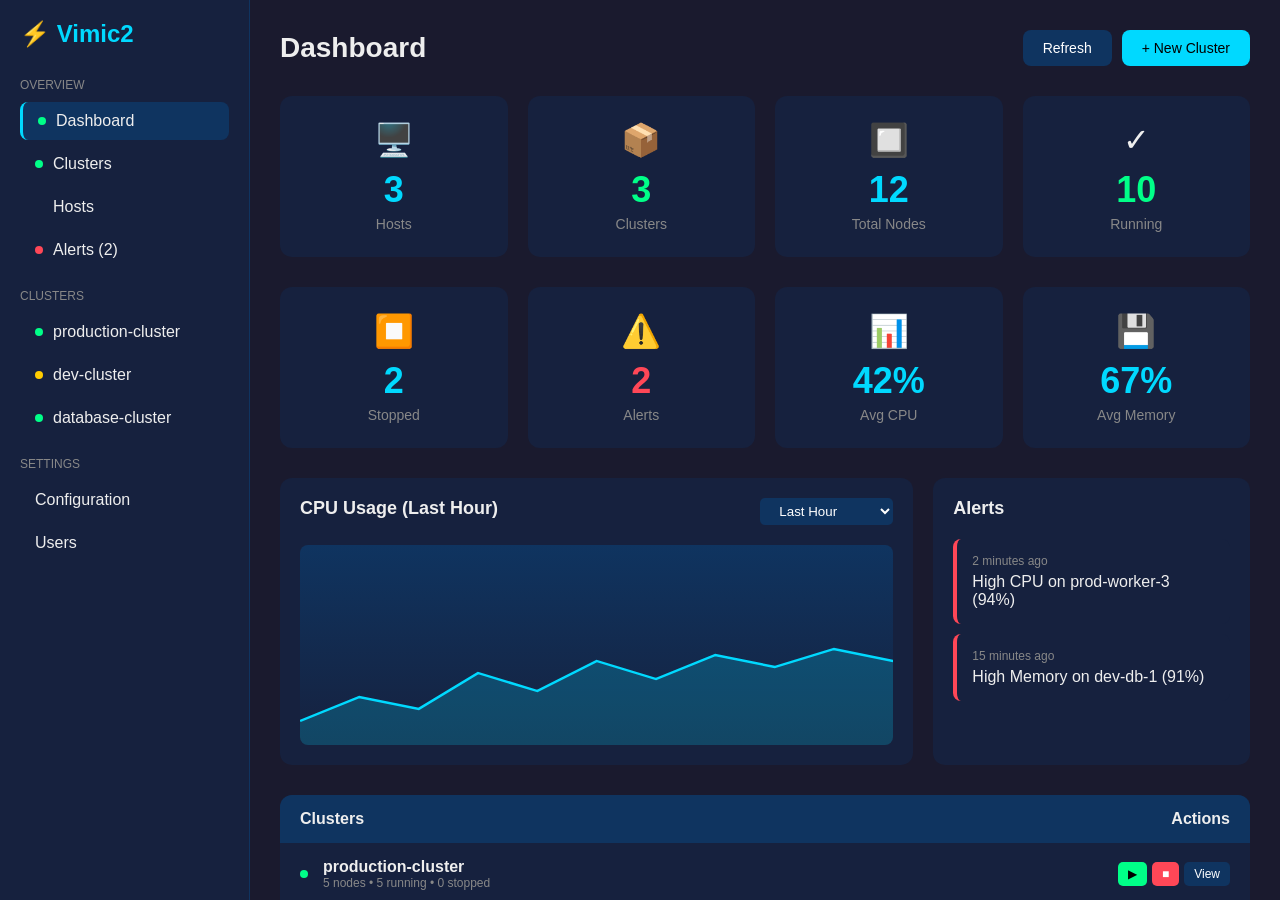
<file: docs/dashboard-mockup.html>
<!DOCTYPE html>
<html>
<head>
    <title>Vimic2 - Cluster Management Dashboard</title>
    <style>
        * { margin: 0; padding: 0; box-sizing: border-box; }
        body { font-family: -apple-system, BlinkMacSystemFont, 'Segoe UI', Roboto, sans-serif; background: #1a1a2e; color: #eee; min-height: 100vh; }
        .container { display: flex; height: 100vh; }
        
        /* Sidebar */
        .sidebar { width: 250px; background: #16213e; padding: 20px; border-right: 1px solid #0f3460; }
        .logo { font-size: 24px; font-weight: bold; color: #00d9ff; margin-bottom: 30px; }
        .section-title { font-size: 12px; color: #888; text-transform: uppercase; margin: 20px 0 10px; }
        .nav-item { padding: 10px 15px; margin: 5px 0; border-radius: 8px; cursor: pointer; display: flex; align-items: center; gap: 10px; }
        .nav-item:hover { background: #0f3460; }
        .nav-item.active { background: #0f3460; border-left: 3px solid #00d9ff; }
        .status-dot { width: 8px; height: 8px; border-radius: 50%; }
        .dot-green { background: #00ff88; }
        .dot-yellow { background: #ffcc00; }
        .dot-red { background: #ff4757; }
        
        /* Main Content */
        .main { flex: 1; padding: 30px; overflow-y: auto; }
        .header { display: flex; justify-content: space-between; align-items: center; margin-bottom: 30px; }
        .header h1 { font-size: 28px; }
        .header-actions { display: flex; gap: 10px; }
        .btn { padding: 10px 20px; border: none; border-radius: 8px; cursor: pointer; font-size: 14px; }
        .btn-primary { background: #00d9ff; color: #000; }
        .btn-secondary { background: #0f3460; color: #fff; }
        
        /* Stats Grid */
        .stats-grid { display: grid; grid-template-columns: repeat(4, 1fr); gap: 20px; margin-bottom: 30px; }
        .stat-card { background: #16213e; padding: 25px; border-radius: 12px; text-align: center; }
        .stat-card .icon { font-size: 32px; margin-bottom: 10px; }
        .stat-card .value { font-size: 36px; font-weight: bold; color: #00d9ff; }
        .stat-card .label { color: #888; font-size: 14px; margin-top: 5px; }
        .stat-card.green .value { color: #00ff88; }
        .stat-card.red .value { color: #ff4757; }
        .stat-card.yellow .value { color: #ffcc00; }
        
        /* Charts Section */
        .charts-grid { display: grid; grid-template-columns: 2fr 1fr; gap: 20px; margin-bottom: 30px; }
        .chart-card { background: #16213e; padding: 20px; border-radius: 12px; }
        .chart-header { display: flex; justify-content: space-between; margin-bottom: 20px; }
        .chart-title { font-size: 18px; font-weight: bold; }
        .time-filter { background: #0f3460; border: none; color: #fff; padding: 5px 15px; border-radius: 5px; }
        
        /* Chart placeholder */
        .chart-area { height: 200px; position: relative; background: linear-gradient(180deg, #0f3460 0%, transparent 100%); border-radius: 8px; overflow: hidden; }
        .chart-line { position: absolute; bottom: 0; left: 0; right: 0; height: 60%; }
        .chart-line svg { width: 100%; height: 100%; }
        
        /* Cluster List */
        .cluster-list { background: #16213e; border-radius: 12px; overflow: hidden; }
        .cluster-header { padding: 15px 20px; background: #0f3460; font-weight: bold; display: flex; justify-content: space-between; }
        .cluster-row { padding: 15px 20px; border-bottom: 1px solid #0f3460; display: flex; justify-content: space-between; align-items: center; }
        .cluster-row:last-child { border-bottom: none; }
        .cluster-info { display: flex; align-items: center; gap: 15px; }
        .cluster-name { font-weight: bold; }
        .cluster-meta { font-size: 12px; color: #888; }
        .cluster-actions { display: flex; gap: 5px; }
        .mini-btn { padding: 5px 10px; border: none; border-radius: 5px; cursor: pointer; font-size: 12px; }
        .mini-btn-start { background: #00ff88; color: #000; }
        .mini-btn-stop { background: #ff4757; color: #fff; }
        .mini-btn-view { background: #0f3460; color: #fff; }
        
        /* Alerts */
        .alerts-container { margin-top: 20px; }
        .alert-item { background: #16213e; padding: 15px; border-radius: 8px; margin: 10px 0; border-left: 4px solid #ff4757; }
        .alert-time { font-size: 12px; color: #888; }
        .alert-message { margin-top: 5px; }
        
        /* CPU Mini Chart */
        .mini-chart { width: 100px; height: 40px; background: #0f3460; border-radius: 5px; position: relative; overflow: hidden; }
        .mini-chart-fill { position: absolute; bottom: 0; left: 0; background: #00d9ff; width: 100%; }
        
        /* Design Note */
        .design-note { background: #00d9ff; color: #000; padding: 20px; border-radius: 12px; margin-top: 30px; text-align: center; }
        .design-note h2 { margin-bottom: 10px; }
    </style>
</head>
<body>
    <div class="container">
        <!-- Sidebar -->
        <div class="sidebar">
            <div class="logo">⚡ Vimic2</div>
            
            <div class="section-title">Overview</div>
            <div class="nav-item active">
                <span class="status-dot dot-green"></span>
                Dashboard
            </div>
            <div class="nav-item">
                <span class="status-dot dot-green"></span>
                Clusters
            </div>
            <div class="nav-item">
                <span class="status-dot"></span>
                Hosts
            </div>
            <div class="nav-item">
                <span class="status-dot dot-red"></span>
                Alerts (2)
            </div>
            
            <div class="section-title">Clusters</div>
            <div class="nav-item">
                <span class="status-dot dot-green"></span>
                production-cluster
            </div>
            <div class="nav-item">
                <span class="status-dot dot-yellow"></span>
                dev-cluster
            </div>
            <div class="nav-item">
                <span class="status-dot dot-green"></span>
                database-cluster
            </div>
            
            <div class="section-title">Settings</div>
            <div class="nav-item">Configuration</div>
            <div class="nav-item">Users</div>
        </div>
        
        <!-- Main Content -->
        <div class="main">
            <div class="header">
                <h1>Dashboard</h1>
                <div class="header-actions">
                    <button class="btn btn-secondary">Refresh</button>
                    <button class="btn btn-primary">+ New Cluster</button>
                </div>
            </div>
            
            <!-- Stats -->
            <div class="stats-grid">
                <div class="stat-card">
                    <div class="icon">🖥️</div>
                    <div class="value">3</div>
                    <div class="label">Hosts</div>
                </div>
                <div class="stat-card green">
                    <div class="icon">📦</div>
                    <div class="value">3</div>
                    <div class="label">Clusters</div>
                </div>
                <div class="stat-card">
                    <div class="icon">🔲</div>
                    <div class="value">12</div>
                    <div class="label">Total Nodes</div>
                </div>
                <div class="stat-card green">
                    <div class="icon">✓</div>
                    <div class="value">10</div>
                    <div class="label">Running</div>
                </div>
            </div>
            
            <div class="stats-grid">
                <div class="stat-card">
                    <div class="icon">⏹️</div>
                    <div class="value">2</div>
                    <div class="label">Stopped</div>
                </div>
                <div class="stat-card red">
                    <div class="icon">⚠️</div>
                    <div class="value">2</div>
                    <div class="label">Alerts</div>
                </div>
                <div class="stat-card">
                    <div class="icon">📊</div>
                    <div class="value">42%</div>
                    <div class="label">Avg CPU</div>
                </div>
                <div class="stat-card">
                    <div class="icon">💾</div>
                    <div class="value">67%</div>
                    <div class="label">Avg Memory</div>
                </div>
            </div>
            
            <!-- Charts -->
            <div class="charts-grid">
                <div class="chart-card">
                    <div class="chart-header">
                        <span class="chart-title">CPU Usage (Last Hour)</span>
                        <select class="time-filter">
                            <option>Last Hour</option>
                            <option>Last 24 Hours</option>
                            <option>Last 7 Days</option>
                        </select>
                    </div>
                    <div class="chart-area">
                        <div class="chart-line">
                            <svg viewBox="0 0 400 100" preserveAspectRatio="none">
                                <polyline fill="none" stroke="#00d9ff" stroke-width="2" points="
                                    0,80 40,60 80,70 120,40 160,55 200,30 240,45 280,25 320,35 360,20 400,30
                                "/>
                                <polygon fill="rgba(0,217,255,0.2)" points="
                                    0,100 0,80 40,60 80,70 120,40 160,55 200,30 240,45 280,25 320,35 360,20 400,30 400,100
                                "/>
                            </svg>
                        </div>
                    </div>
                </div>
                
                <div class="chart-card">
                    <div class="chart-header">
                        <span class="chart-title">Alerts</span>
                    </div>
                    <div class="alerts-container">
                        <div class="alert-item">
                            <div class="alert-time">2 minutes ago</div>
                            <div class="alert-message">High CPU on prod-worker-3 (94%)</div>
                        </div>
                        <div class="alert-item">
                            <div class="alert-time">15 minutes ago</div>
                            <div class="alert-message">High Memory on dev-db-1 (91%)</div>
                        </div>
                    </div>
                </div>
            </div>
            
            <!-- Cluster List -->
            <div class="cluster-list">
                <div class="cluster-header">
                    <span>Clusters</span>
                    <span>Actions</span>
                </div>
                <div class="cluster-row">
                    <div class="cluster-info">
                        <span class="status-dot dot-green"></span>
                        <div>
                            <div class="cluster-name">production-cluster</div>
                            <div class="cluster-meta">5 nodes • 5 running • 0 stopped</div>
                        </div>
                    </div>
                    <div class="cluster-actions">
                        <button class="mini-btn mini-btn-start">▶</button>
                        <button class="mini-btn mini-btn-stop">■</button>
                        <button class="mini-btn mini-btn-view">View</button>
                    </div>
                </div>
                <div class="cluster-row">
                    <div class="cluster-info">
                        <span class="status-dot dot-yellow"></span>
                        <div>
                            <div class="cluster-name">dev-cluster</div>
                            <div class="cluster-meta">3 nodes • 2 running • 1 stopped</div>
                        </div>
                    </div>
                    <div class="cluster-actions">
                        <button class="mini-btn mini-btn-start">▶</button>
                        <button class="mini-btn mini-btn-stop">■</button>
                        <button class="mini-btn mini-btn-view">View</button>
                    </div>
                </div>
                <div class="cluster-row">
                    <div class="cluster-info">
                        <span class="status-dot dot-green"></span>
                        <div>
                            <div class="cluster-name">database-cluster</div>
                            <div class="cluster-meta">4 nodes • 3 running • 1 stopped</div>
                        </div>
                    </div>
                    <div class="cluster-actions">
                        <button class="mini-btn mini-btn-start">▶</button>
                        <button class="mini-btn mini-btn-stop">■</button>
                        <button class="mini-btn mini-btn-view">View</button>
                    </div>
                </div>
            </div>
            
            <!-- Design Note -->
            <div class="design-note">
                <h2>🎨 Vimic2 Dashboard Mockup</h2>
                <p>Cross-platform cluster management built with Go + Fyne</p>
                <p style="margin-top:10px;font-size:14px;">Real-time metrics • Multi-host support • Auto-scaling • Alerting</p>
            </div>
        </div>
    </div>
</body>
</html>
</file>
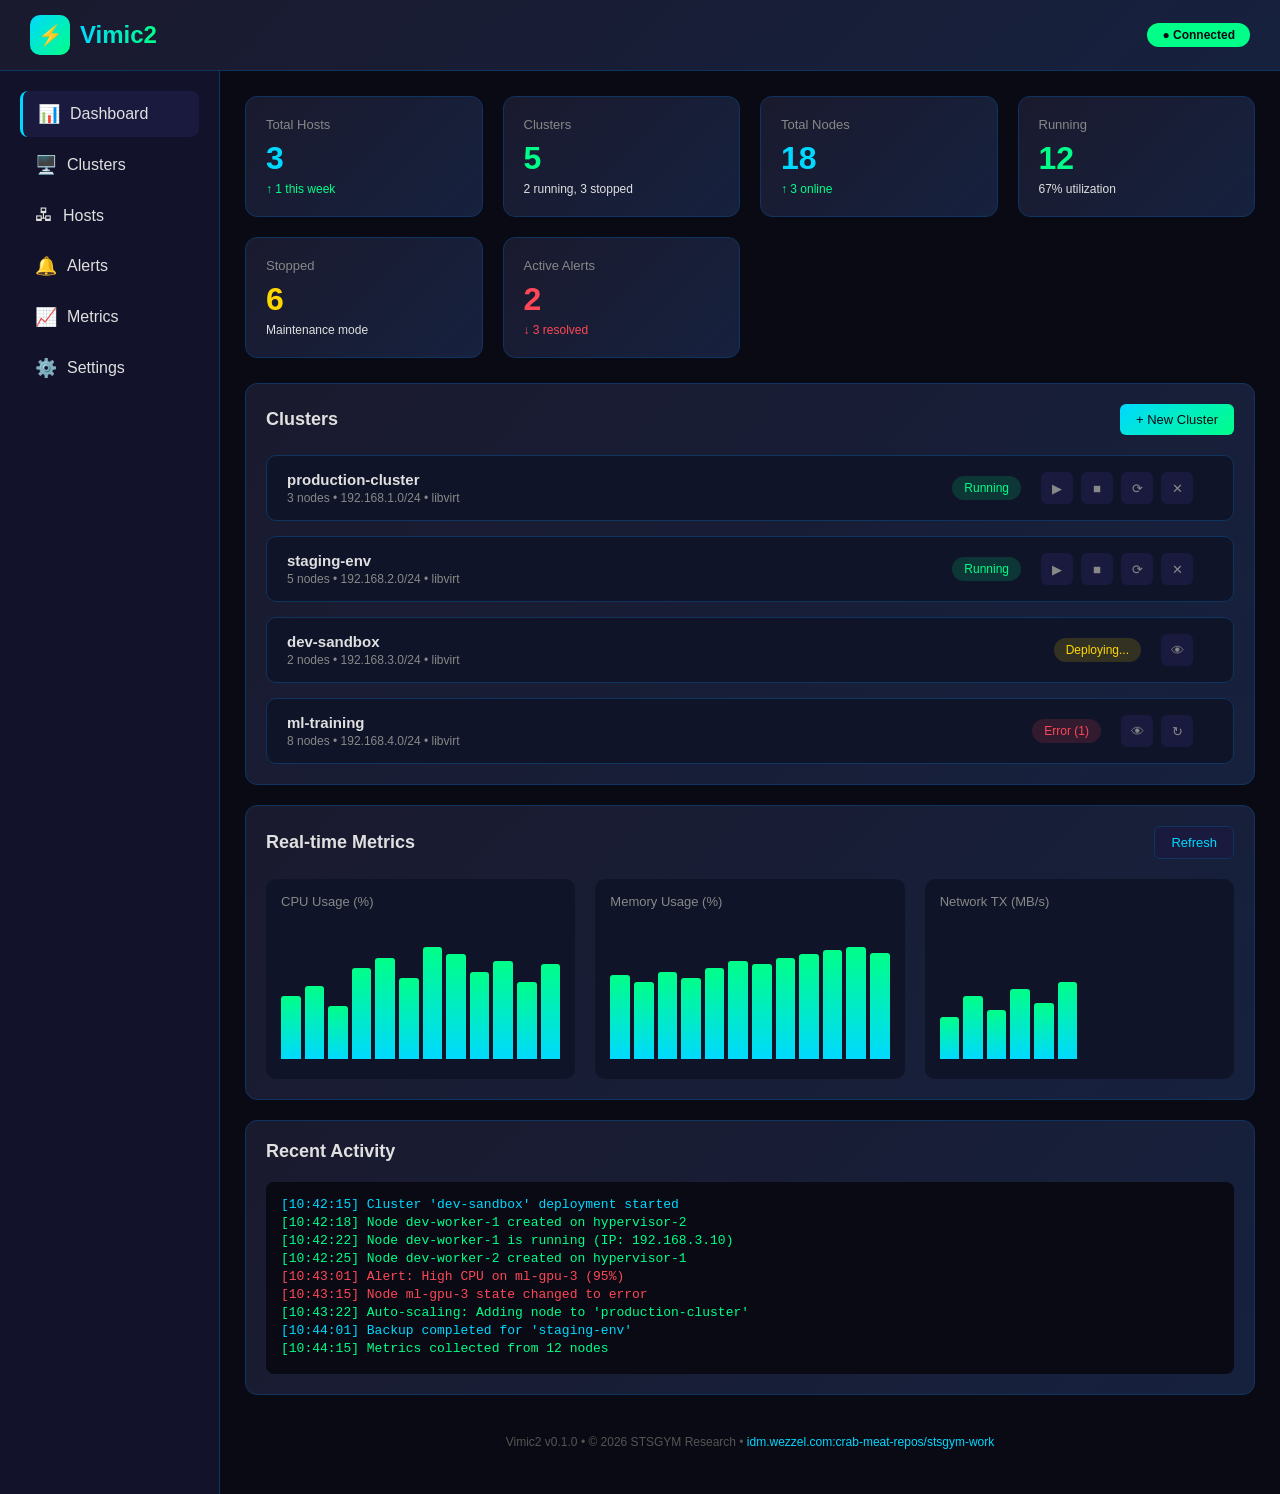
<file: docs/demo.html>
<!DOCTYPE html>
<html lang="en">
<head>
    <meta charset="UTF-8">
    <meta name="viewport" content="width=device-width, initial-scale=1.0">
    <title>Vimic2 - Cluster Management Dashboard</title>
    <style>
        * {
            margin: 0;
            padding: 0;
            box-sizing: border-box;
        }
        body {
            font-family: 'Segoe UI', Arial, sans-serif;
            background: #0a0a14;
            color: #e0e0e0;
            min-height: 100vh;
        }
        .header {
            background: linear-gradient(135deg, #1a1a2e 0%, #16213e 100%);
            padding: 15px 30px;
            display: flex;
            justify-content: space-between;
            align-items: center;
            border-bottom: 1px solid #0f3460;
        }
        .logo {
            display: flex;
            align-items: center;
            gap: 10px;
        }
        .logo-icon {
            width: 40px;
            height: 40px;
            background: linear-gradient(135deg, #00d9ff 0%, #00ff88 100%);
            border-radius: 10px;
            display: flex;
            align-items: center;
            justify-content: center;
            font-size: 20px;
        }
        .logo-text {
            font-size: 24px;
            font-weight: bold;
            background: linear-gradient(90deg, #00d9ff, #00ff88);
            -webkit-background-clip: text;
            -webkit-text-fill-color: transparent;
        }
        .status-badge {
            background: #00ff88;
            color: #0a0a14;
            padding: 5px 15px;
            border-radius: 20px;
            font-size: 12px;
            font-weight: bold;
        }
        .main {
            display: grid;
            grid-template-columns: 220px 1fr;
            min-height: calc(100vh - 70px);
        }
        .sidebar {
            background: #12122a;
            padding: 20px;
            border-right: 1px solid #0f3460;
        }
        .nav-item {
            padding: 12px 15px;
            border-radius: 8px;
            margin-bottom: 5px;
            cursor: pointer;
            display: flex;
            align-items: center;
            gap: 10px;
            transition: all 0.2s;
        }
        .nav-item:hover, .nav-item.active {
            background: #1a1a3e;
        }
        .nav-item.active {
            border-left: 3px solid #00d9ff;
        }
        .nav-icon {
            font-size: 18px;
        }
        .content {
            padding: 25px;
            overflow-y: auto;
        }
        .stats-grid {
            display: grid;
            grid-template-columns: repeat(auto-fit, minmax(200px, 1fr));
            gap: 20px;
            margin-bottom: 25px;
        }
        .stat-card {
            background: linear-gradient(135deg, #1a1a2e 0%, #16213e 100%);
            border-radius: 12px;
            padding: 20px;
            border: 1px solid #0f3460;
            transition: transform 0.3s, box-shadow 0.3s;
        }
        .stat-card:hover {
            transform: translateY(-2px);
            box-shadow: 0 10px 30px rgba(0, 217, 255, 0.1);
        }
        .stat-label {
            color: #888;
            font-size: 13px;
            margin-bottom: 8px;
        }
        .stat-value {
            font-size: 32px;
            font-weight: bold;
            color: #00d9ff;
        }
        .stat-value.green { color: #00ff88; }
        .stat-value.yellow { color: #ffd700; }
        .stat-value.red { color: #ff4757; }
        .stat-change {
            font-size: 12px;
            margin-top: 5px;
        }
        .stat-change.up { color: #00ff88; }
        .stat-change.down { color: #ff4757; }
        .card {
            background: linear-gradient(135deg, #1a1a2e 0%, #16213e 100%);
            border-radius: 12px;
            padding: 20px;
            border: 1px solid #0f3460;
            margin-bottom: 20px;
        }
        .card-header {
            display: flex;
            justify-content: space-between;
            align-items: center;
            margin-bottom: 20px;
        }
        .card-title {
            font-size: 18px;
            font-weight: 600;
        }
        .btn {
            padding: 8px 16px;
            border-radius: 6px;
            border: none;
            cursor: pointer;
            font-size: 13px;
            font-weight: 500;
            transition: all 0.2s;
        }
        .btn-primary {
            background: linear-gradient(135deg, #00d9ff 0%, #00ff88 100%);
            color: #0a0a14;
        }
        .btn-primary:hover {
            transform: scale(1.02);
            box-shadow: 0 5px 15px rgba(0, 217, 255, 0.3);
        }
        .btn-secondary {
            background: #1a1a3e;
            color: #00d9ff;
            border: 1px solid #0f3460;
        }
        .cluster-list {
            display: grid;
            gap: 15px;
        }
        .cluster-item {
            background: #0f1428;
            border-radius: 10px;
            padding: 15px 20px;
            display: grid;
            grid-template-columns: 1fr auto auto auto;
            align-items: center;
            gap: 20px;
            border: 1px solid #0f3460;
            transition: all 0.2s;
        }
        .cluster-item:hover {
            border-color: #00d9ff;
        }
        .cluster-name {
            font-weight: 600;
            font-size: 15px;
        }
        .cluster-meta {
            font-size: 12px;
            color: #888;
            margin-top: 3px;
        }
        .cluster-status {
            padding: 5px 12px;
            border-radius: 20px;
            font-size: 12px;
            font-weight: 500;
        }
        .status-running {
            background: rgba(0, 255, 136, 0.15);
            color: #00ff88;
        }
        .status-deploying {
            background: rgba(255, 215, 0, 0.15);
            color: #ffd700;
        }
        .status-error {
            background: rgba(255, 71, 87, 0.15);
            color: #ff4757;
        }
        .cluster-actions {
            display: flex;
            gap: 8px;
        }
        .action-btn {
            width: 32px;
            height: 32px;
            border-radius: 6px;
            border: none;
            cursor: pointer;
            background: #1a1a3e;
            color: #888;
            transition: all 0.2s;
        }
        .action-btn:hover {
            background: #00d9ff;
            color: #0a0a14;
        }
        .chart-container {
            display: grid;
            grid-template-columns: repeat(auto-fit, minmax(300px, 1fr));
            gap: 20px;
        }
        .chart {
            background: #0f1428;
            border-radius: 10px;
            padding: 15px;
            height: 200px;
            position: relative;
        }
        .chart-title {
            font-size: 13px;
            color: #888;
            margin-bottom: 10px;
        }
        .chart-bars {
            display: flex;
            align-items: flex-end;
            gap: 4px;
            height: 140px;
        }
        .bar {
            flex: 1;
            background: linear-gradient(to top, #00d9ff, #00ff88);
            border-radius: 3px 3px 0 0;
            transition: height 0.5s ease;
        }
        .bar:hover {
            opacity: 0.8;
        }
        .pulse {
            animation: pulse 2s infinite;
        }
        @keyframes pulse {
            0%, 100% { opacity: 1; }
            50% { opacity: 0.5; }
        }
        .terminal {
            background: #0a0a14;
            border-radius: 8px;
            padding: 15px;
            font-family: 'Courier New', monospace;
            font-size: 13px;
            max-height: 200px;
            overflow-y: auto;
        }
        .terminal-line {
            color: #00ff88;
            margin-bottom: 3px;
        }
        .terminal-line.error {
            color: #ff4757;
        }
        .terminal-line.info {
            color: #00d9ff;
        }
        .progress-bar {
            height: 6px;
            background: #1a1a3e;
            border-radius: 3px;
            overflow: hidden;
            margin-top: 10px;
        }
        .progress-fill {
            height: 100%;
            background: linear-gradient(90deg, #00d9ff, #00ff88);
            border-radius: 3px;
            transition: width 0.3s;
        }
        @keyframes slideIn {
            from { opacity: 0; transform: translateY(10px); }
            to { opacity: 1; transform: translateY(0); }
        }
        .animate {
            animation: slideIn 0.5s ease forwards;
        }
        .footer {
            text-align: center;
            padding: 20px;
            color: #555;
            font-size: 12px;
        }
    </style>
</head>
<body>
    <header class="header">
        <div class="logo">
            <div class="logo-icon">⚡</div>
            <span class="logo-text">Vimic2</span>
        </div>
        <div class="status-badge pulse">● Connected</div>
    </header>
    
    <main class="main">
        <aside class="sidebar">
            <nav>
                <div class="nav-item active">
                    <span class="nav-icon">📊</span>
                    <span>Dashboard</span>
                </div>
                <div class="nav-item">
                    <span class="nav-icon">🖥️</span>
                    <span>Clusters</span>
                </div>
                <div class="nav-item">
                    <span class="nav-icon">🖧</span>
                    <span>Hosts</span>
                </div>
                <div class="nav-item">
                    <span class="nav-icon">🔔</span>
                    <span>Alerts</span>
                </div>
                <div class="nav-item">
                    <span class="nav-icon">📈</span>
                    <span>Metrics</span>
                </div>
                <div class="nav-item">
                    <span class="nav-icon">⚙️</span>
                    <span>Settings</span>
                </div>
            </nav>
        </aside>
        
        <section class="content">
            <div class="stats-grid animate">
                <div class="stat-card">
                    <div class="stat-label">Total Hosts</div>
                    <div class="stat-value">3</div>
                    <div class="stat-change up">↑ 1 this week</div>
                </div>
                <div class="stat-card">
                    <div class="stat-label">Clusters</div>
                    <div class="stat-value green">5</div>
                    <div class="stat-change">2 running, 3 stopped</div>
                </div>
                <div class="stat-card">
                    <div class="stat-label">Total Nodes</div>
                    <div class="stat-value">18</div>
                    <div class="stat-change up">↑ 3 online</div>
                </div>
                <div class="stat-card">
                    <div class="stat-label">Running</div>
                    <div class="stat-value green">12</div>
                    <div class="stat-change">67% utilization</div>
                </div>
                <div class="stat-card">
                    <div class="stat-label">Stopped</div>
                    <div class="stat-value yellow">6</div>
                    <div class="stat-change">Maintenance mode</div>
                </div>
                <div class="stat-card">
                    <div class="stat-label">Active Alerts</div>
                    <div class="stat-value red">2</div>
                    <div class="stat-change down">↓ 3 resolved</div>
                </div>
            </div>
            
            <div class="card animate" style="animation-delay: 0.1s;">
                <div class="card-header">
                    <h2 class="card-title">Clusters</h2>
                    <button class="btn btn-primary">+ New Cluster</button>
                </div>
                <div class="cluster-list">
                    <div class="cluster-item">
                        <div>
                            <div class="cluster-name">production-cluster</div>
                            <div class="cluster-meta">3 nodes • 192.168.1.0/24 • libvirt</div>
                        </div>
                        <span class="cluster-status status-running">Running</span>
                        <div class="cluster-actions">
                            <button class="action-btn" title="Start">▶</button>
                            <button class="action-btn" title="Stop">■</button>
                            <button class="action-btn" title="Scale">⟳</button>
                            <button class="action-btn" title="Delete">✕</button>
                        </div>
                    </div>
                    <div class="cluster-item">
                        <div>
                            <div class="cluster-name">staging-env</div>
                            <div class="cluster-meta">5 nodes • 192.168.2.0/24 • libvirt</div>
                        </div>
                        <span class="cluster-status status-running">Running</span>
                        <div class="cluster-actions">
                            <button class="action-btn" title="Start">▶</button>
                            <button class="action-btn" title="Stop">■</button>
                            <button class="action-btn" title="Scale">⟳</button>
                            <button class="action-btn" title="Delete">✕</button>
                        </div>
                    </div>
                    <div class="cluster-item">
                        <div>
                            <div class="cluster-name">dev-sandbox</div>
                            <div class="cluster-meta">2 nodes • 192.168.3.0/24 • libvirt</div>
                        </div>
                        <span class="cluster-status status-deploying">Deploying...</span>
                        <div class="cluster-actions">
                            <button class="action-btn" title="View">👁</button>
                        </div>
                    </div>
                    <div class="cluster-item">
                        <div>
                            <div class="cluster-name">ml-training</div>
                            <div class="cluster-meta">8 nodes • 192.168.4.0/24 • libvirt</div>
                        </div>
                        <span class="cluster-status status-error">Error (1)</span>
                        <div class="cluster-actions">
                            <button class="action-btn" title="View">👁</button>
                            <button class="action-btn" title="Retry">↻</button>
                        </div>
                    </div>
                </div>
            </div>
            
            <div class="card animate" style="animation-delay: 0.2s;">
                <div class="card-header">
                    <h2 class="card-title">Real-time Metrics</h2>
                    <button class="btn btn-secondary">Refresh</button>
                </div>
                <div class="chart-container">
                    <div class="chart">
                        <div class="chart-title">CPU Usage (%)</div>
                        <div class="chart-bars" id="cpu-chart">
                            <div class="bar" style="height: 45%"></div>
                            <div class="bar" style="height: 52%"></div>
                            <div class="bar" style="height: 38%"></div>
                            <div class="bar" style="height: 65%"></div>
                            <div class="bar" style="height: 72%"></div>
                            <div class="bar" style="height: 58%"></div>
                            <div class="bar" style="height: 80%"></div>
                            <div class="bar" style="height: 75%"></div>
                            <div class="bar" style="height: 62%"></div>
                            <div class="bar" style="height: 70%"></div>
                            <div class="bar" style="height: 55%"></div>
                            <div class="bar" style="height: 68%"></div>
                        </div>
                    </div>
                    <div class="chart">
                        <div class="chart-title">Memory Usage (%)</div>
                        <div class="chart-bars" id="mem-chart">
                            <div class="bar" style="height: 60%"></div>
                            <div class="bar" style="height: 55%"></div>
                            <div class="bar" style="height: 62%"></div>
                            <div class="bar" style="height: 58%"></div>
                            <div class="bar" style="height: 65%"></div>
                            <div class="bar" style="height: 70%"></div>
                            <div class="bar" style="height: 68%"></div>
                            <div class="bar" style="height: 72%"></div>
                            <div class="bar" style="height: 75%"></div>
                            <div class="bar" style="height: 78%"></div>
                            <div class="bar" style="height: 80%"></div>
                            <div class="bar" style="height: 76%"></div>
                        </div>
                    </div>
                    <div class="chart">
                        <div class="chart-title">Network TX (MB/s)</div>
                        <div class="chart-bars" id="net-chart">
                            <div class="bar" style="height: 30%"></div>
                            <div class="bar" style="height: 45%"></div>
                            <div class="bar" style="height: 35%"></div>
                            <div class="bar" style="height: 50%"></div>
                            <div class="bar" style="height: 40%"></div>
                            <div class="bar" style="height: 55%"></div>
                            <div class="bar" style="height: 65%"></div>
                            <div class="bar" style="height: 75%"></div>
                            <div class="bar" style="height: 60%"></div>
                            <div class="bar" style="height: 80%"></div>
                            <div class="bar" style="height: 70%"></div>
                            <div class="bar" style="height: 85%"></div>
                        </div>
                    </div>
                </div>
            </div>
            
            <div class="card animate" style="animation-delay: 0.3s;">
                <div class="card-header">
                    <h2 class="card-title">Recent Activity</h2>
                </div>
                <div class="terminal">
                    <div class="terminal-line info">[10:42:15] Cluster 'dev-sandbox' deployment started</div>
                    <div class="terminal-line">[10:42:18] Node dev-worker-1 created on hypervisor-2</div>
                    <div class="terminal-line">[10:42:22] Node dev-worker-1 is running (IP: 192.168.3.10)</div>
                    <div class="terminal-line">[10:42:25] Node dev-worker-2 created on hypervisor-1</div>
                    <div class="terminal-line error">[10:43:01] Alert: High CPU on ml-gpu-3 (95%)</div>
                    <div class="terminal-line error">[10:43:15] Node ml-gpu-3 state changed to error</div>
                    <div class="terminal-line">[10:43:22] Auto-scaling: Adding node to 'production-cluster'</div>
                    <div class="terminal-line info">[10:44:01] Backup completed for 'staging-env'</div>
                    <div class="terminal-line">[10:44:15] Metrics collected from 12 nodes</div>
                </div>
            </div>
            
            <div class="footer">
                Vimic2 v0.1.0 • © 2026 STSGYM Research • 
                <span style="color: #00d9ff;">idm.wezzel.com:crab-meat-repos/stsgym-work</span>
            </div>
        </section>
    </main>
    
    <script>
        // Animate bars on load
        document.querySelectorAll('.bar').forEach((bar, i) => {
            const height = bar.style.height;
            bar.style.height = '0%';
            setTimeout(() => {
                bar.style.height = height;
            }, 100 + i * 50);
        });
        
        // Simulate live updates
        setInterval(() => {
            document.querySelectorAll('.bar').forEach(bar => {
                const current = parseInt(bar.style.height);
                const delta = Math.floor(Math.random() * 20) - 10;
                const newHeight = Math.max(10, Math.min(95, current + delta));
                bar.style.height = newHeight + '%';
            });
        }, 3000);
    </script>
</body>
</html>
</file>
